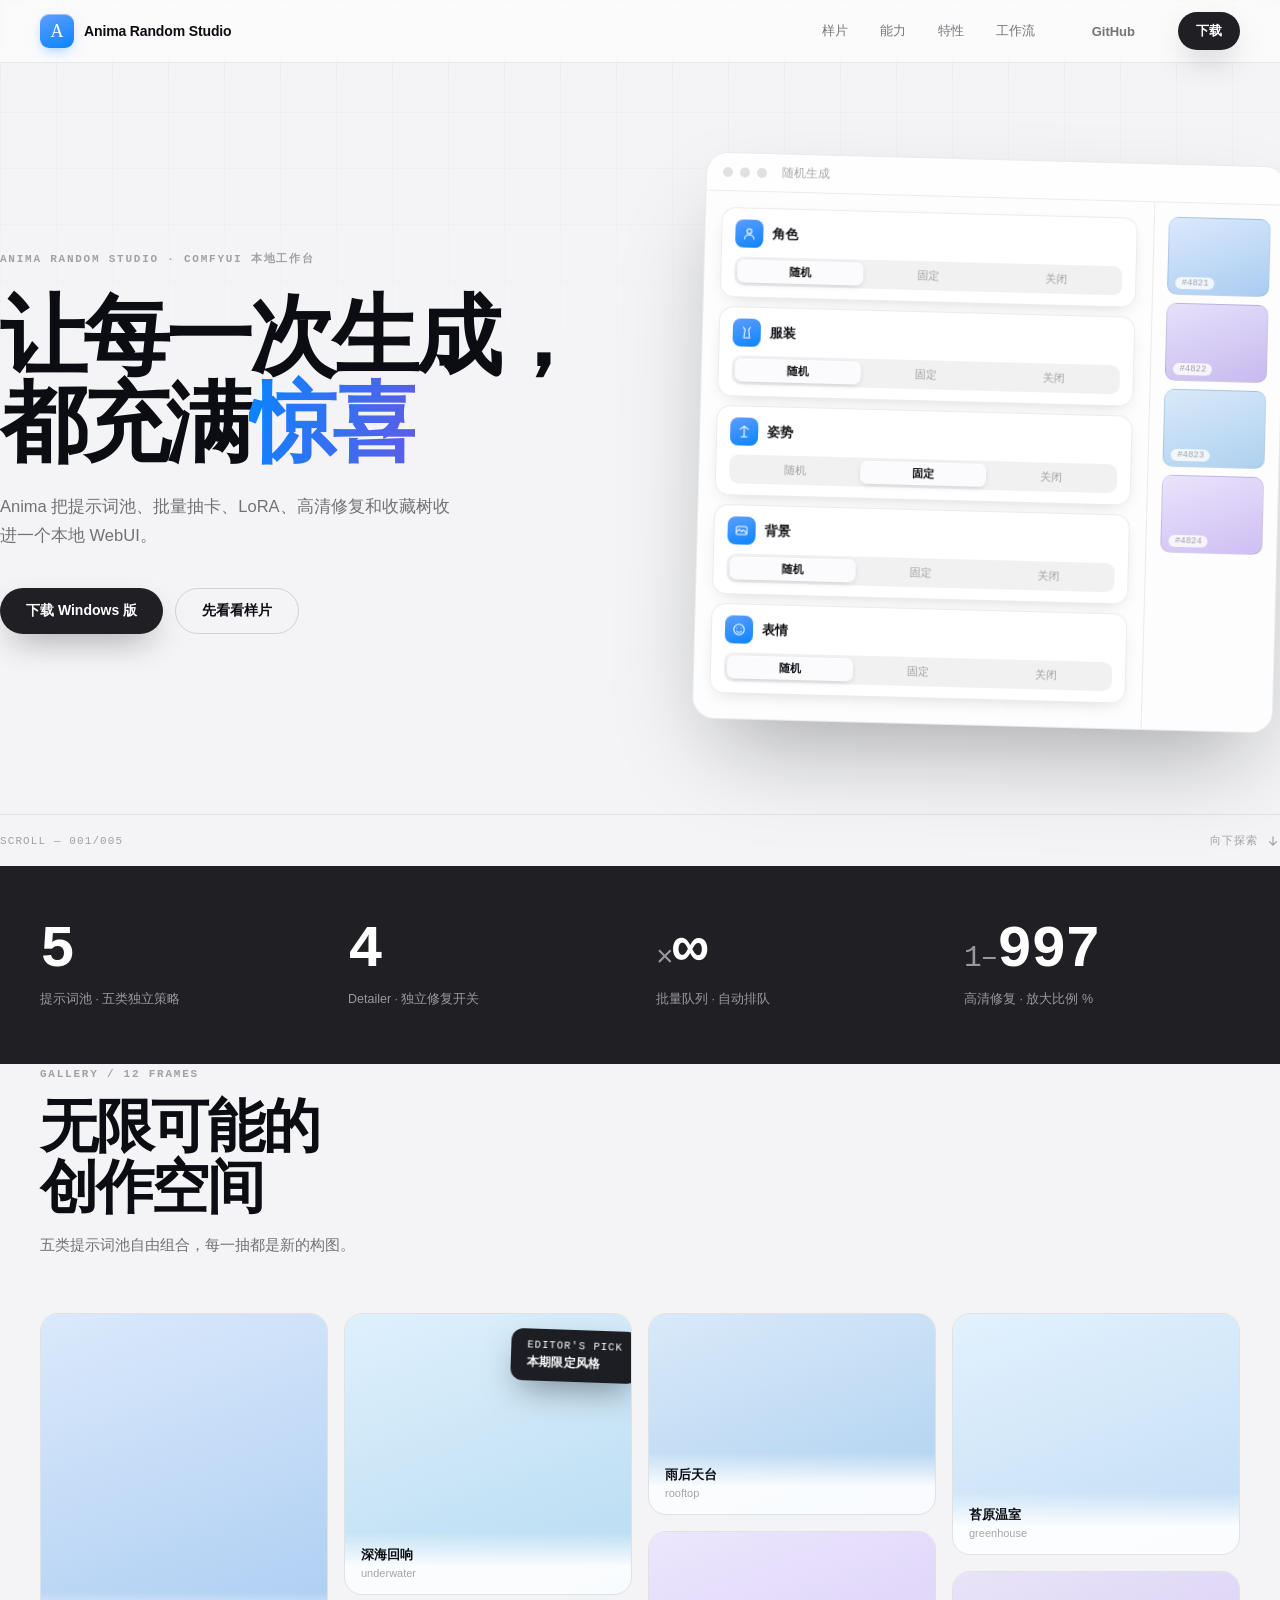
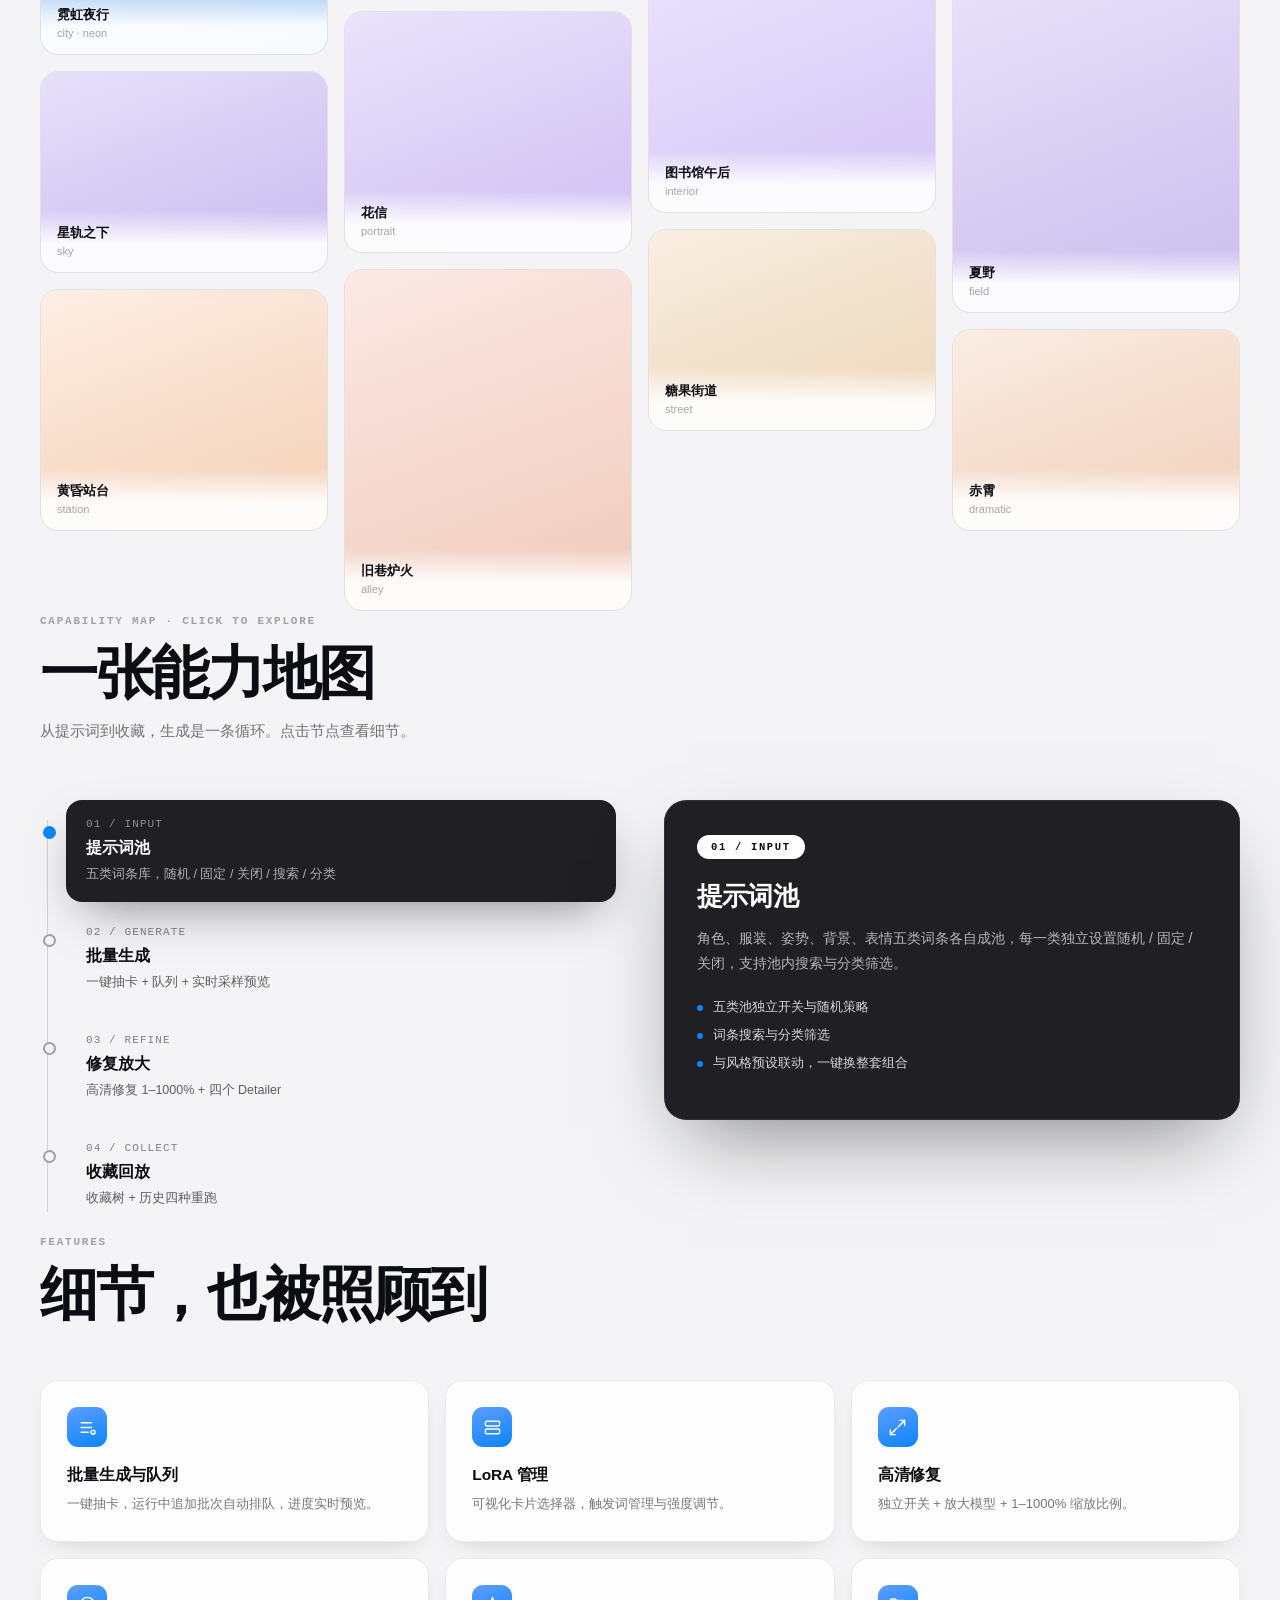
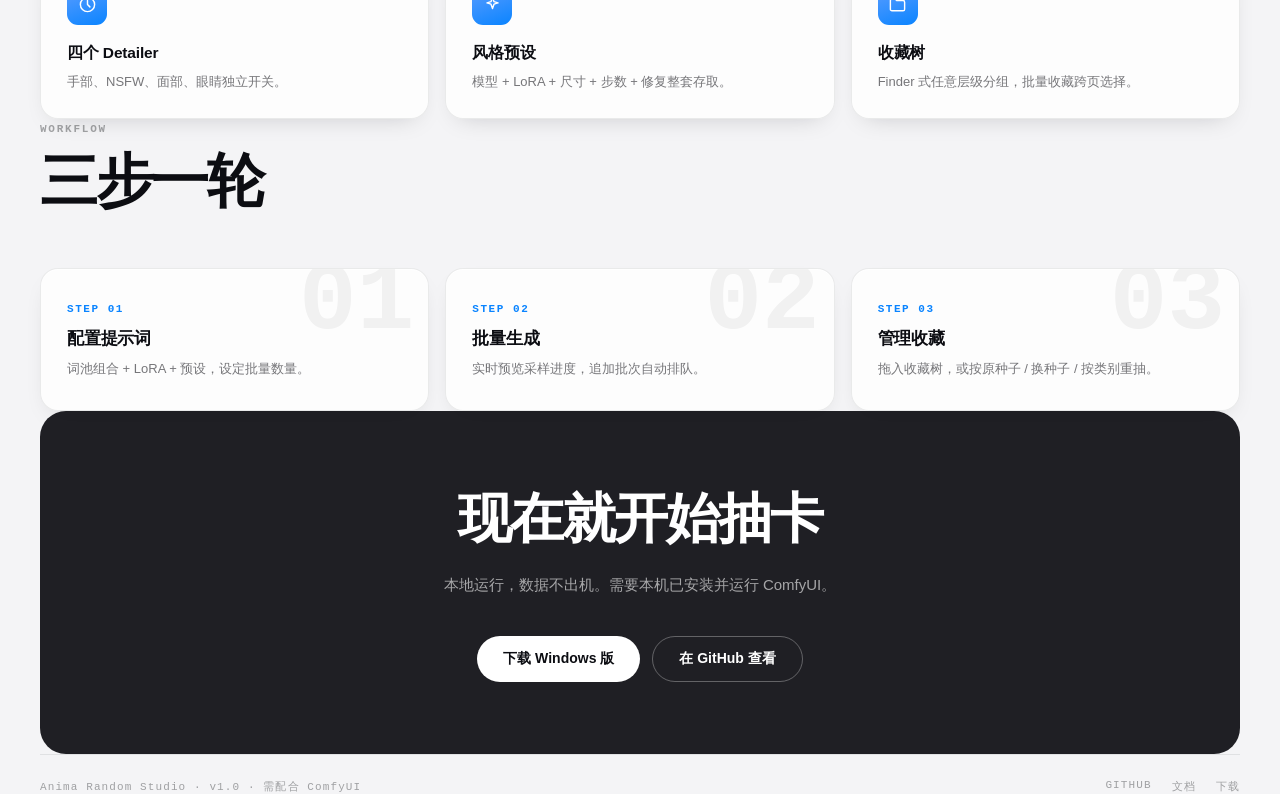
<file: website.html>
﻿<!DOCTYPE html>
<html lang="zh-CN">
<head>
<meta charset="UTF-8">
<meta name="viewport" content="width=device-width, initial-scale=1.0">
<title>Anima Random Studio — 让每一次生成，都充满惊喜</title>
<style>
:root{--bg:#f4f4f6;--ink:#0c0d12;--ink-2:rgba(12,13,18,.56);--ink-3:rgba(12,13,18,.36);--line:rgba(12,13,18,.08);--line-2:rgba(12,13,18,.14);--glass:rgba(255,255,255,.6);--glass-strong:rgba(255,255,255,.78);--solid:#fbfbfd;--accent:#0a84ff;--violet:#5e5ce6;--accent-soft:rgba(10,132,255,.1);--dark:rgba(12,13,18,.92);--edge:rgba(255,255,255,.85);--ease:cubic-bezier(.32,.72,0,1);--mono:"SFMono-Regular",Consolas,"Courier New",monospace}
*{margin:0;padding:0;box-sizing:border-box}
html{scroll-behavior:smooth}
body{font-family:Inter,-apple-system,"SF Pro Text","PingFang SC","Segoe UI","Microsoft YaHei UI",sans-serif;font-size:14px;color:var(--ink);background:var(--bg);-webkit-font-smoothing:antialiased;overflow-x:hidden}
body::before{content:"";position:fixed;inset:0 0 55% 0;z-index:-1;pointer-events:none;background-image:linear-gradient(rgba(12,13,18,.03) 1px,transparent 1px),linear-gradient(90deg,rgba(12,13,18,.03) 1px,transparent 1px);background-size:56px 56px;mask-image:linear-gradient(180deg,#000 0%,transparent 100%)}
.wrap{max-width:1280px;margin:0 auto;padding:0 40px}
.kicker{font-family:var(--mono);font-size:11px;font-weight:600;letter-spacing:.16em;text-transform:uppercase;color:var(--ink-3)}
.mono{font-family:var(--mono);font-size:11px;letter-spacing:.1em;color:var(--ink-3)}
.reveal{opacity:0;transform:translateY(24px);transition:opacity .6s var(--ease),transform .6s var(--ease)}
.reveal.in{opacity:1;transform:none}
.d1{transition-delay:.07s}.d2{transition-delay:.14s}.d3{transition-delay:.21s}.d4{transition-delay:.28s}
.topbar{position:sticky;top:0;z-index:40;background:var(--glass);backdrop-filter:blur(28px) saturate(180%);-webkit-backdrop-filter:blur(28px) saturate(180%);border-bottom:1px solid var(--line)}
.topbar-in{max-width:1280px;margin:0 auto;padding:0 40px;height:62px;display:flex;align-items:center;gap:24px}
.brand{display:flex;align-items:center;gap:10px;text-decoration:none;color:var(--ink)}
.logo-mark{width:34px;height:34px;border-radius:9px;flex:none;background:linear-gradient(160deg,#5e9eff,#0a84ff);display:grid;place-items:center;color:#fff;font-family:Georgia,serif;font-size:18px;box-shadow:inset 0 1px 0 rgba(255,255,255,.4),0 5px 14px -5px rgba(10,132,255,.55)}
.brand b{font-size:14px;font-weight:650;letter-spacing:-.01em}
.topnav{display:flex;gap:4px;margin-left:auto}
.topnav a{font-size:13px;color:var(--ink-2);text-decoration:none;padding:8px 14px;border-radius:999px;transition:color .2s,background .2s}
.topnav a:hover{color:var(--ink);background:rgba(12,13,18,.05)}
.btn{display:inline-flex;align-items:center;justify-content:center;gap:8px;border-radius:999px;font-weight:650;font-size:14px;text-decoration:none;cursor:pointer;border:none;font-family:inherit;min-height:46px;padding:0 26px;transition:transform .45s var(--ease),box-shadow .45s var(--ease),background .25s,color .25s}
.btn-dark{background:var(--dark);color:#fff;box-shadow:0 14px 34px -12px rgba(12,13,18,.45)}
.btn-dark:hover{transform:translateY(-1px);box-shadow:0 20px 44px -12px rgba(12,13,18,.5)}
.btn-dark:active{transform:scale(.97)}
.btn-ghost{background:transparent;color:var(--ink);border:1px solid var(--line-2)}
.btn-ghost:hover{transform:translateY(-1px);border-color:var(--ink)}
.btn-ghost:active{transform:scale(.97)}
.btn-light{background:#fff;color:var(--ink)}
.btn-light:hover{transform:translateY(-1px)}
.btn:focus-visible{outline:2px solid var(--accent);outline-offset:3px}
.topbar .btn{min-height:38px;padding:0 18px;font-size:13px}
.topbar .btn-ghost{border-color:transparent;color:var(--ink-2)}
.topbar .btn-ghost:hover{color:var(--ink);border-color:var(--line-2)}
.hero{padding:96px 0 0;position:relative}
.hero-grid{display:grid;grid-template-columns:1.05fr .95fr;gap:56px;align-items:center}
.hero .kicker{display:block;margin-bottom:26px}
.hero h1{font-size:clamp(52px,6.8vw,96px);line-height:1.0;font-weight:700;letter-spacing:-.045em}
.hero h1 .grad{background:linear-gradient(100deg,var(--accent),var(--violet));-webkit-background-clip:text;background-clip:text;color:transparent}
.hero p{margin:26px 0 0;max-width:460px;font-size:16.5px;line-height:1.75;color:var(--ink-2)}
.hero-cta{margin-top:38px;display:flex;gap:12px;flex-wrap:wrap}
.hero-art{position:relative}
.shot{position:relative;transform:rotate(1.5deg);border-radius:22px;border:1px solid var(--line);background:var(--glass-strong);backdrop-filter:blur(28px) saturate(180%);-webkit-backdrop-filter:blur(28px) saturate(180%);box-shadow:inset 0 1px 0 var(--edge),0 44px 90px -28px rgba(12,13,18,.35);overflow:hidden}
.shot-bar{display:flex;align-items:center;gap:7px;padding:11px 16px;border-bottom:1px solid var(--line);background:rgba(255,255,255,.4)}
.shot-bar i{width:10px;height:10px;border-radius:50%;background:rgba(12,13,18,.12)}
.shot-bar .t{margin-left:8px;font-size:11.5px;color:var(--ink-3)}
.shot-body{display:grid;grid-template-columns:1fr 130px;min-height:400px}
.shot-panel{padding:16px;border-right:1px solid var(--line)}
.dim{background:rgba(255,255,255,.72);border:1px solid var(--line);border-radius:14px;padding:11px 13px;margin-bottom:9px;box-shadow:inset 0 1px 0 var(--edge),0 6px 18px -8px rgba(12,13,18,.18)}
.dim-head{display:flex;align-items:center;gap:9px;margin-bottom:9px}
.dim-icon{width:28px;height:28px;border-radius:8px;background:linear-gradient(160deg,#5e9eff,#0a84ff);display:grid;place-items:center;flex:none}
.dim-icon svg{width:14px;height:14px;stroke:#fff;fill:none;stroke-width:1.8;stroke-linecap:round;stroke-linejoin:round}
.dim-name{font-size:12.5px;font-weight:650}
.seg{display:flex;background:rgba(120,120,128,.1);border-radius:9px;padding:3px;gap:2px}
.seg span{flex:1;text-align:center;font-size:11px;font-weight:550;color:var(--ink-3);padding:4px 0;border-radius:7px}
.seg span.on{background:var(--solid);color:var(--ink);font-weight:650;box-shadow:inset 0 1px 0 var(--edge),0 2px 6px -2px rgba(12,13,18,.22)}
.shot-gal{padding:14px;display:grid;grid-template-columns:1fr;gap:8px;align-content:start}
.shot-cell{border-radius:10px;border:1px solid var(--line);height:78px;position:relative}
.shot-cell em{position:absolute;left:7px;bottom:5px;font-style:normal;font-family:var(--mono);font-size:9px;color:var(--ink-3);background:rgba(255,255,255,.8);padding:1px 6px;border-radius:999px}
.hero-foot{border-top:1px solid var(--line);margin-top:88px;padding:18px 0;display:flex;justify-content:space-between;align-items:center}
.scroll-hint{display:flex;align-items:center;gap:8px}
.scroll-hint svg{width:14px;height:14px;stroke:var(--ink-3);fill:none;stroke-width:2;stroke-linecap:round;animation:hint 2s var(--ease) infinite}
@keyframes hint{0%,100%{transform:translateY(0)}50%{transform:translateY(4px)}}
.w1{background:linear-gradient(160deg,#dbe9fb,#a9ccf2)}
.w2{background:linear-gradient(160deg,#e6e1fa,#c7b9ef)}
.w3{background:linear-gradient(160deg,#fdeee4,#f3d0b5)}
.w4{background:linear-gradient(160deg,#dff0fc,#b6dbf2)}
.w5{background:linear-gradient(160deg,#eae4fb,#cebef3)}
.w6{background:linear-gradient(160deg,#fbe9e5,#f0cabc)}
.w7{background:linear-gradient(160deg,#d9e9f9,#aed1f0)}
.w8{background:linear-gradient(160deg,#ece6fd,#d3c5f6)}
.w9{background:linear-gradient(160deg,#f8eee2,#ecd6b8)}
.w10{background:linear-gradient(160deg,#e2f1fd,#c2ddf5)}
.w11{background:linear-gradient(160deg,#e9e3f9,#c9bcee)}
.w12{background:linear-gradient(160deg,#faede4,#f0cfba)}
.band{background:var(--dark);color:#fff}
.band-in{max-width:1280px;margin:0 auto;padding:56px 40px;display:grid;grid-template-columns:repeat(4,1fr);gap:32px}
.stat .num{font-family:var(--mono);font-weight:600;font-size:clamp(44px,4.6vw,60px);letter-spacing:-.02em;line-height:1}
.stat .num small{font-size:.5em;color:rgba(255,255,255,.55);font-weight:500}
.stat .lbl{margin-top:10px;font-size:12.5px;color:rgba(255,255,255,.55)}
section{padding:110px 0}
.sec-head{margin-bottom:56px;max-width:640px}
.sec-head h2{margin-top:16px;font-size:clamp(36px,4.6vw,58px);font-weight:700;letter-spacing:-.04em;line-height:1.05}
.sec-head p{margin-top:14px;font-size:15px;line-height:1.7;color:var(--ink-2)}
.masonry{columns:4;column-gap:16px}
.mtile{break-inside:avoid;margin-bottom:16px;border-radius:18px;position:relative;overflow:hidden;border:1px solid var(--line);transition:transform .5s var(--ease),box-shadow .5s var(--ease)}
.mtile:hover{transform:translateY(-4px);box-shadow:0 22px 50px -16px rgba(12,13,18,.3)}
.mtile .img{width:100%}
.mtile .cap{position:absolute;left:0;right:0;bottom:0;padding:14px 16px;background:linear-gradient(180deg,rgba(255,255,255,0),rgba(255,255,255,.92) 55%)}
.mtile .cap b{display:block;font-size:13px;font-weight:650}
.mtile .cap small{font-size:11px;color:var(--ink-3)}
.h-a{height:280px}.h-b{height:200px}.h-c{height:340px}.h-d{height:240px}
.edit-tag{position:absolute;top:16px;right:-8px;z-index:2;background:var(--dark);color:#fff;border-radius:12px;padding:10px 16px;font-family:var(--mono);font-size:10.5px;letter-spacing:.1em;box-shadow:0 14px 34px -10px rgba(12,13,18,.5);transform:rotate(2deg)}
.edit-tag b{display:block;font-size:12px;letter-spacing:.02em;margin-top:3px;font-family:Inter,sans-serif}
.map{display:grid;grid-template-columns:1fr 1fr;gap:48px;align-items:start}
.mnodes{position:relative;padding-left:26px}
.mnodes::before{content:"";position:absolute;left:7px;top:20px;bottom:20px;width:1px;background:var(--line-2)}
.mnode{display:block;width:100%;text-align:left;font-family:inherit;cursor:pointer;position:relative;background:transparent;border:none;border-radius:16px;padding:18px 20px;margin-bottom:6px;color:var(--ink);transition:transform .45s var(--ease),background .3s,color .3s,box-shadow .45s var(--ease)}
.mnode::before{content:"";position:absolute;left:-23px;top:26px;width:9px;height:9px;border-radius:50%;background:var(--bg);border:2px solid var(--ink-3);transition:border-color .25s,background .25s}
.mnode:hover{transform:translateX(4px)}
.mnode.active{background:var(--dark);color:#fff;box-shadow:0 20px 50px -18px rgba(12,13,18,.5)}
.mnode.active::before{background:var(--accent);border-color:var(--accent)}
.mnode .mono{display:block;color:inherit;opacity:.5}
.mnode h3{margin-top:8px;font-size:16px;font-weight:700;letter-spacing:-.01em}
.mnode p{margin-top:5px;font-size:12.5px;line-height:1.6;opacity:.65}
.mnode:focus-visible{outline:2px solid var(--accent);outline-offset:3px}
.mdetail{position:sticky;top:96px;border-radius:22px;padding:34px 32px;color:#fff;background:var(--dark);border:1px solid rgba(255,255,255,.08);box-shadow:0 34px 80px -26px rgba(12,13,18,.5);min-height:320px}
.mdetail .badge{display:inline-block;font-family:var(--mono);font-size:10.5px;letter-spacing:.16em;text-transform:uppercase;color:var(--ink);background:#fff;border-radius:999px;padding:6px 14px;font-weight:600}
.mdetail h3{margin-top:20px;font-size:26px;font-weight:700;letter-spacing:-.03em}
.mdetail p{margin-top:12px;font-size:14px;line-height:1.8;color:rgba(255,255,255,.68)}
.mdetail ul{list-style:none;margin-top:22px;display:flex;flex-direction:column;gap:10px}
.mdetail li{display:flex;gap:10px;align-items:baseline;font-size:13px;color:rgba(255,255,255,.82)}
.mdetail li::before{content:"";width:6px;height:6px;border-radius:50%;background:var(--accent);flex:none}
.mdetail .anim{animation:swap .45s var(--ease)}
@keyframes swap{from{opacity:0;transform:translateY(12px)}to{opacity:1;transform:none}}
.feat{display:grid;grid-template-columns:repeat(3,1fr);gap:16px}
.frow{background:var(--glass-strong);border:1px solid var(--line);border-radius:18px;padding:26px;box-shadow:inset 0 1px 0 var(--edge),0 10px 26px -14px rgba(12,13,18,.22);transition:transform .5s var(--ease),box-shadow .5s var(--ease)}
.frow:hover{transform:translateY(-3px);box-shadow:inset 0 1px 0 var(--edge),0 20px 44px -16px rgba(12,13,18,.3)}
.frow .dim-icon{width:40px;height:40px;border-radius:11px;transition:transform .45s var(--ease)}
.frow .dim-icon svg{width:19px;height:19px}
.frow:hover .dim-icon{transform:rotate(-4deg) scale(1.06)}
.frow h3{margin-top:18px;font-size:15.5px;font-weight:700;letter-spacing:-.01em}
.frow p{margin-top:7px;font-size:13px;line-height:1.65;color:var(--ink-2)}
.steps{display:grid;grid-template-columns:repeat(3,1fr);gap:16px}
.step{position:relative;border-radius:18px;border:1px solid var(--line);background:var(--glass-strong);padding:30px 26px;overflow:hidden;box-shadow:inset 0 1px 0 var(--edge),0 10px 26px -14px rgba(12,13,18,.22)}
.step .big{position:absolute;top:-14px;right:14px;font-family:var(--mono);font-size:96px;font-weight:700;color:rgba(12,13,18,.05);line-height:1;pointer-events:none}
.step .num{font-family:var(--mono);font-size:11px;letter-spacing:.14em;color:var(--accent);font-weight:600}
.step h3{margin-top:12px;font-size:17px;font-weight:700;letter-spacing:-.01em}
.step p{margin-top:8px;font-size:13px;line-height:1.7;color:var(--ink-2)}
.cta{border-radius:26px;background:var(--dark);color:#fff;padding:72px 56px;text-align:center;position:relative;overflow:hidden}
.cta::after{content:"";position:absolute;inset:auto -10% -60% -10%;height:80%;background:radial-gradient(50% 60% at 50% 100%,rgba(10,132,255,.35),transparent 70%)}
.cta h2{font-size:clamp(34px,4.4vw,54px);font-weight:700;letter-spacing:-.035em;position:relative;z-index:1}
.cta p{margin:16px auto 0;max-width:440px;font-size:15px;line-height:1.7;color:rgba(255,255,255,.6);position:relative;z-index:1}
.cta .hero-cta{position:relative;z-index:1}
footer{padding:44px 0}
.foot{border-top:1px solid var(--line);padding-top:24px;display:flex;justify-content:space-between;align-items:center;gap:16px;flex-wrap:wrap}
.foot nav{display:flex;gap:20px}
.foot nav a{font-family:var(--mono);font-size:11px;letter-spacing:.1em;text-transform:uppercase;color:var(--ink-3);text-decoration:none;transition:color .2s}
.foot nav a:hover{color:var(--accent)}
@media(max-width:900px){
  .wrap,.topbar-in{padding:0 20px}
  .topnav{display:none}
  .hero-grid{grid-template-columns:1fr;gap:40px}
  .shot{transform:rotate(.8deg)}
  .band-in{grid-template-columns:1fr 1fr;padding:40px 24px}
  .masonry{columns:2}
  .map{grid-template-columns:1fr}
  .mdetail{position:static}
  .feat{grid-template-columns:1fr}
  .steps{grid-template-columns:1fr}
  .cta{padding:52px 26px}
  section{padding:72px 0}
}
@media(prefers-reduced-motion:reduce){
  html{scroll-behavior:auto}
  *,*::before,*::after{animation:none !important;transition-duration:.001s !important}
  .reveal{opacity:1;transform:none}
}
</style>
</head>
<body>
<div class="topbar" data-od-id="nav"><div class="topbar-in">
  <a class="brand" href="#"><span class="logo-mark">A</span><b>Anima Random Studio</b></a>
  <div class="topnav"><a href="#gallery">样片</a><a href="#map">能力</a><a href="#features">特性</a><a href="#flow">工作流</a></div>
  <a class="btn btn-ghost" href="#" data-od-id="nav-github">GitHub</a>
  <a class="btn btn-dark" href="#download" data-od-id="nav-download">下载</a>
</div></div>

<header class="hero wrap" data-od-id="hero">
  <div class="hero-grid">
    <div>
      <span class="kicker reveal">Anima Random Studio · ComfyUI 本地工作台</span>
      <h1 class="reveal d1">让每一次生成，<br>都充满<span class="grad">惊喜</span></h1>
      <p class="reveal d2">Anima 把提示词池、批量抽卡、LoRA、高清修复和收藏树收进一个本地 WebUI。</p>
      <div class="hero-cta reveal d3">
        <a class="btn btn-dark" href="#download" data-od-id="cta-download">下载 Windows 版</a>
        <a class="btn btn-ghost" href="#gallery" data-od-id="cta-look">先看看样片</a>
      </div>
    </div>
    <div class="hero-art reveal d2">
      <div class="shot" data-od-id="product-shot" aria-hidden="true">
        <div class="shot-bar"><i></i><i></i><i></i><span class="t">随机生成</span></div>
        <div class="shot-body">
          <div class="shot-panel">
            <div class="dim"><div class="dim-head"><span class="dim-icon"><svg viewBox="0 0 24 24"><circle cx="12" cy="8" r="4"/><path d="M4 21c0-4 3.6-7 8-7s8 3 8 7"/></svg></span><span class="dim-name">角色</span></div><div class="seg"><span class="on">随机</span><span>固定</span><span>关闭</span></div></div>
            <div class="dim"><div class="dim-head"><span class="dim-icon"><svg viewBox="0 0 24 24"><path d="M6 3l3 4-2 14h10L15 7l3-4"/></svg></span><span class="dim-name">服装</span></div><div class="seg"><span class="on">随机</span><span>固定</span><span>关闭</span></div></div>
            <div class="dim"><div class="dim-head"><span class="dim-icon"><svg viewBox="0 0 24 24"><path d="M12 3v18M5 8l7-5 7 5M7 21h10"/></svg></span><span class="dim-name">姿势</span></div><div class="seg"><span>随机</span><span class="on">固定</span><span>关闭</span></div></div>
            <div class="dim"><div class="dim-head"><span class="dim-icon"><svg viewBox="0 0 24 24"><rect x="3" y="5" width="18" height="14" rx="2"/><path d="M3 15l5-5 4 4 3-3 6 6"/></svg></span><span class="dim-name">背景</span></div><div class="seg"><span class="on">随机</span><span>固定</span><span>关闭</span></div></div>
            <div class="dim"><div class="dim-head"><span class="dim-icon"><svg viewBox="0 0 24 24"><circle cx="12" cy="12" r="9"/><path d="M8.5 10h.01M15.5 10h.01M8 15c1.2 1.4 2.6 2 4 2s2.8-.6 4-2"/></svg></span><span class="dim-name">表情</span></div><div class="seg"><span class="on">随机</span><span>固定</span><span>关闭</span></div></div>
          </div>
          <div class="shot-gal">
            <div class="shot-cell w1"><em>#4821</em></div>
            <div class="shot-cell w2"><em>#4822</em></div>
            <div class="shot-cell w7"><em>#4823</em></div>
            <div class="shot-cell w5"><em>#4824</em></div>
          </div>
        </div>
      </div>
    </div>
  </div>
  <div class="hero-foot">
    <span class="mono">SCROLL — 001/005</span>
    <span class="scroll-hint mono">向下探索 <svg viewBox="0 0 24 24"><path d="M12 5v14M6 13l6 6 6-6"/></svg></span>
  </div>
</header>

<div class="band" data-od-id="stat-band">
  <div class="band-in">
    <div class="stat reveal"><div class="num" data-count="5">0</div><div class="lbl">提示词池 · 五类独立策略</div></div>
    <div class="stat reveal d1"><div class="num" data-count="4">0</div><div class="lbl">Detailer · 独立修复开关</div></div>
    <div class="stat reveal d2"><div class="num"><small>×</small>∞</div><div class="lbl">批量队列 · 自动排队</div></div>
    <div class="stat reveal d3"><div class="num" data-count="1000"><small>1–</small>0</div><div class="lbl">高清修复 · 放大比例 %</div></div>
  </div>
</div>
<section class="wrap" id="gallery" data-od-id="collage-section" style="scroll-margin-top:80px">
  <div class="sec-head reveal">
    <span class="kicker">Gallery / 12 frames</span>
    <h2>无限可能的<br>创作空间</h2>
    <p>五类提示词池自由组合，每一抽都是新的构图。</p>
  </div>
  <div class="masonry">
    <div class="mtile reveal"><div class="img w1 h-c"></div><div class="cap"><b>霓虹夜行</b><small>city · neon</small></div></div>
    <div class="mtile reveal d1"><div class="img w2 h-b"></div><div class="cap"><b>星轨之下</b><small>sky</small></div></div>
    <div class="mtile reveal d2"><div class="img w3 h-d"></div><div class="cap"><b>黄昏站台</b><small>station</small></div></div>
    <div class="mtile reveal d3"><div class="img w4 h-a"></div><div class="cap"><b>深海回响</b><small>underwater</small></div><div class="edit-tag">EDITOR'S PICK<b>本期限定风格</b></div></div>
    <div class="mtile reveal"><div class="img w5 h-d"></div><div class="cap"><b>花信</b><small>portrait</small></div></div>
    <div class="mtile reveal d1"><div class="img w6 h-c"></div><div class="cap"><b>旧巷炉火</b><small>alley</small></div></div>
    <div class="mtile reveal d2"><div class="img w7 h-b"></div><div class="cap"><b>雨后天台</b><small>rooftop</small></div></div>
    <div class="mtile reveal d3"><div class="img w8 h-a"></div><div class="cap"><b>图书馆午后</b><small>interior</small></div></div>
    <div class="mtile reveal"><div class="img w9 h-b"></div><div class="cap"><b>糖果街道</b><small>street</small></div></div>
    <div class="mtile reveal d1"><div class="img w10 h-d"></div><div class="cap"><b>苔原温室</b><small>greenhouse</small></div></div>
    <div class="mtile reveal d2"><div class="img w11 h-c"></div><div class="cap"><b>夏野</b><small>field</small></div></div>
    <div class="mtile reveal d3"><div class="img w12 h-b"></div><div class="cap"><b>赤霄</b><small>dramatic</small></div></div>
  </div>
</section>

<section class="wrap" id="map" data-od-id="map-section" style="scroll-margin-top:80px;padding-top:0">
  <div class="sec-head reveal">
    <span class="kicker">Capability map · click to explore</span>
    <h2>一张能力地图</h2>
    <p>从提示词到收藏，生成是一条循环。点击节点查看细节。</p>
  </div>
  <div class="map">
    <div class="mnodes reveal" data-od-id="map-nodes">
      <button class="mnode active" data-od-id="node-pool" data-key="pool"><span class="mono">01 / INPUT</span><h3>提示词池</h3><p>五类词条库，随机 / 固定 / 关闭 / 搜索 / 分类</p></button>
      <button class="mnode" data-od-id="node-batch" data-key="batch"><span class="mono">02 / GENERATE</span><h3>批量生成</h3><p>一键抽卡 + 队列 + 实时采样预览</p></button>
      <button class="mnode" data-od-id="node-refine" data-key="refine"><span class="mono">03 / REFINE</span><h3>修复放大</h3><p>高清修复 1–1000% + 四个 Detailer</p></button>
      <button class="mnode" data-od-id="node-collect" data-key="collect"><span class="mono">04 / COLLECT</span><h3>收藏回放</h3><p>收藏树 + 历史四种重跑</p></button>
    </div>
    <div class="mdetail reveal d1" id="detailPanel" data-od-id="map-detail">
      <span class="badge anim" id="dBadge">01 / INPUT</span>
      <h3 class="anim" id="dTitle">提示词池</h3>
      <p class="anim" id="dDesc">角色、服装、姿势、背景、表情五类词条各自成池，每一类独立设置随机 / 固定 / 关闭，支持池内搜索与分类筛选。</p>
      <ul class="anim" id="dList">
        <li>五类池独立开关与随机策略</li>
        <li>词条搜索与分类筛选</li>
        <li>与风格预设联动，一键换整套组合</li>
      </ul>
    </div>
  </div>
</section>

<section class="wrap" id="features" data-od-id="features-section" style="scroll-margin-top:80px;padding-top:0">
  <div class="sec-head reveal">
    <span class="kicker">Features</span>
    <h2>细节，也被照顾到</h2>
  </div>
  <div class="feat">
    <div class="frow reveal" data-od-id="feature-batch"><span class="dim-icon"><svg viewBox="0 0 24 24"><path d="M4 6h13M4 12h13M4 18h9"/><circle cx="19" cy="18" r="2.5"/></svg></span><h3>批量生成与队列</h3><p>一键抽卡，运行中追加批次自动排队，进度实时预览。</p></div>
    <div class="frow reveal d1" data-od-id="feature-lora"><span class="dim-icon"><svg viewBox="0 0 24 24"><rect x="3" y="4" width="18" height="6" rx="2"/><rect x="3" y="14" width="18" height="6" rx="2"/></svg></span><h3>LoRA 管理</h3><p>可视化卡片选择器，触发词管理与强度调节。</p></div>
    <div class="frow reveal d2" data-od-id="feature-hires"><span class="dim-icon"><svg viewBox="0 0 24 24"><path d="M15 3h6v6M9 21H3v-6M21 3l-8 8M3 21l8-8"/></svg></span><h3>高清修复</h3><p>独立开关 + 放大模型 + 1–1000% 缩放比例。</p></div>
    <div class="frow reveal" data-od-id="feature-detailer"><span class="dim-icon"><svg viewBox="0 0 24 24"><circle cx="12" cy="12" r="9"/><path d="M12 7v5l3 3"/></svg></span><h3>四个 Detailer</h3><p>手部、NSFW、面部、眼睛独立开关。</p></div>
    <div class="frow reveal d1" data-od-id="feature-preset"><span class="dim-icon"><svg viewBox="0 0 24 24"><path d="M12 3l1.9 5.4L19 10l-5.1 1.6L12 17l-1.9-5.4L5 10l5.1-1.6z"/></svg></span><h3>风格预设</h3><p>模型 + LoRA + 尺寸 + 步数 + 修复整套存取。</p></div>
    <div class="frow reveal d2" data-od-id="feature-fav"><span class="dim-icon"><svg viewBox="0 0 24 24"><path d="M3 7a2 2 0 0 1 2-2h4l2 2h8a2 2 0 0 1 2 2v9a2 2 0 0 1-2 2H5a2 2 0 0 1-2-2z"/></svg></span><h3>收藏树</h3><p>Finder 式任意层级分组，批量收藏跨页选择。</p></div>
  </div>
</section>
<section class="wrap" id="flow" data-od-id="workflow-section" style="scroll-margin-top:80px;padding-top:0">
  <div class="sec-head reveal"><span class="kicker">Workflow</span><h2>三步一轮</h2></div>
  <div class="steps">
    <div class="step reveal" data-od-id="step-config"><span class="big">01</span><span class="num">STEP 01</span><h3>配置提示词</h3><p>词池组合 + LoRA + 预设，设定批量数量。</p></div>
    <div class="step reveal d1" data-od-id="step-generate"><span class="big">02</span><span class="num">STEP 02</span><h3>批量生成</h3><p>实时预览采样进度，追加批次自动排队。</p></div>
    <div class="step reveal d2" data-od-id="step-collect"><span class="big">03</span><span class="num">STEP 03</span><h3>管理收藏</h3><p>拖入收藏树，或按原种子 / 换种子 / 按类别重抽。</p></div>
  </div>
</section>

<section class="wrap" id="download" style="scroll-margin-top:80px;padding-top:0">
  <div class="cta reveal" data-od-id="cta-band">
    <h2>现在就开始抽卡</h2>
    <p>本地运行，数据不出机。需要本机已安装并运行 ComfyUI。</p>
    <div class="hero-cta" style="justify-content:center">
      <a class="btn btn-light" href="#" data-od-id="cta-download-2">下载 Windows 版</a>
      <a class="btn" href="#" data-od-id="cta-github" style="border:1px solid rgba(255,255,255,.3);color:#fff">在 GitHub 查看</a>
    </div>
  </div>
</section>

<footer class="wrap" data-od-id="footer">
  <div class="foot">
    <span class="mono">Anima Random Studio · v1.0 · 需配合 ComfyUI</span>
    <nav><a href="#" data-od-id="link-github">GitHub</a><a href="#" data-od-id="link-docs">文档</a><a href="#" data-od-id="link-download">下载</a></nav>
  </div>
</footer>

<script>
(function(){
  var reduced=window.matchMedia('(prefers-reduced-motion: reduce)').matches;
  var els=document.querySelectorAll('.reveal');
  if('IntersectionObserver' in window){
    var io=new IntersectionObserver(function(es){
      es.forEach(function(en){if(en.isIntersecting){en.target.classList.add('in');io.unobserve(en.target);}});
    },{threshold:.12,rootMargin:'0px 0px -32px 0px'});
    els.forEach(function(e){io.observe(e)});
  }else{els.forEach(function(e){e.classList.add('in')})}

  /* counters */
  var nums=document.querySelectorAll('.num[data-count]');
  if('IntersectionObserver' in window && !reduced){
    var cio=new IntersectionObserver(function(es){
      es.forEach(function(en){
        if(!en.isIntersecting)return;
        cio.unobserve(en.target);
        var el=en.target,target=+el.dataset.count,suffix=el.querySelector('small');
        var prefix=suffix?suffix.outerHTML:'';
        var t0=null,dur=1100;
        function tick(t){
          if(!t0)t0=t;var p=Math.min(1,(t-t0)/dur),e=1-Math.pow(1-p,3);
          el.innerHTML=prefix+Math.round(target*e);
          if(p<1)requestAnimationFrame(tick);
        }
        requestAnimationFrame(tick);
      });
    },{threshold:.5});
    nums.forEach(function(n){cio.observe(n)});
  }else{
    nums.forEach(function(n){var s=n.querySelector('small');n.innerHTML=(s?s.outerHTML:'')+n.dataset.count});
  }

  /* map */
  var DATA={
    pool:{b:'01 / INPUT',t:'提示词池',d:'角色、服装、姿势、背景、表情五类词条各自成池，每一类独立设置随机 / 固定 / 关闭，支持池内搜索与分类筛选。',l:['五类池独立开关与随机策略','词条搜索与分类筛选','与风格预设联动，一键换整套组合']},
    batch:{b:'02 / GENERATE',t:'批量生成与队列',d:'设定数量后一键开抽，采样进度实时预览；运行中追加的新批次自动进入队列，不打断当前任务。',l:['批量抽卡，实时预览采样进度','追加批次自动排队','随时插队或取消']},
    refine:{b:'03 / REFINE',t:'修复与放大',d:'出图与修复分离：低分辨率快速试抽，满意后开高清修复放大。手部、NSFW、面部、眼睛四个 Detailer 独立开关。',l:['高清修复独立开关 + 放大模型','1–1000% 缩放比例','四个 Detailer 独立启用']},
    collect:{b:'04 / COLLECT',t:'收藏与回放',d:'Finder 式任意层级收藏树，批量收藏支持跨页多选。历史回放四种模式，好结果回到词池，形成循环。',l:['任意层级收藏分组','历史回放四种模式','回放结果回到词池，开始下一轮']}
  };
  var nodes=document.querySelectorAll('.mnode'),
      dB=document.getElementById('dBadge'),dT=document.getElementById('dTitle'),
      dD=document.getElementById('dDesc'),dL=document.getElementById('dList');
  nodes.forEach(function(n){
    n.addEventListener('click',function(){
      nodes.forEach(function(x){x.classList.remove('active')});
      n.classList.add('active');
      var d=DATA[n.dataset.key];
      dB.textContent=d.b;dT.textContent=d.t;dD.textContent=d.d;
      dL.innerHTML=d.l.map(function(s){return '<li>'+s+'</li>'}).join('');
      [dB,dT,dD,dL].forEach(function(el){el.classList.remove('anim');void el.offsetWidth;el.classList.add('anim')});
    });
  });
})();
</script>
</body>
</html>
</file>
